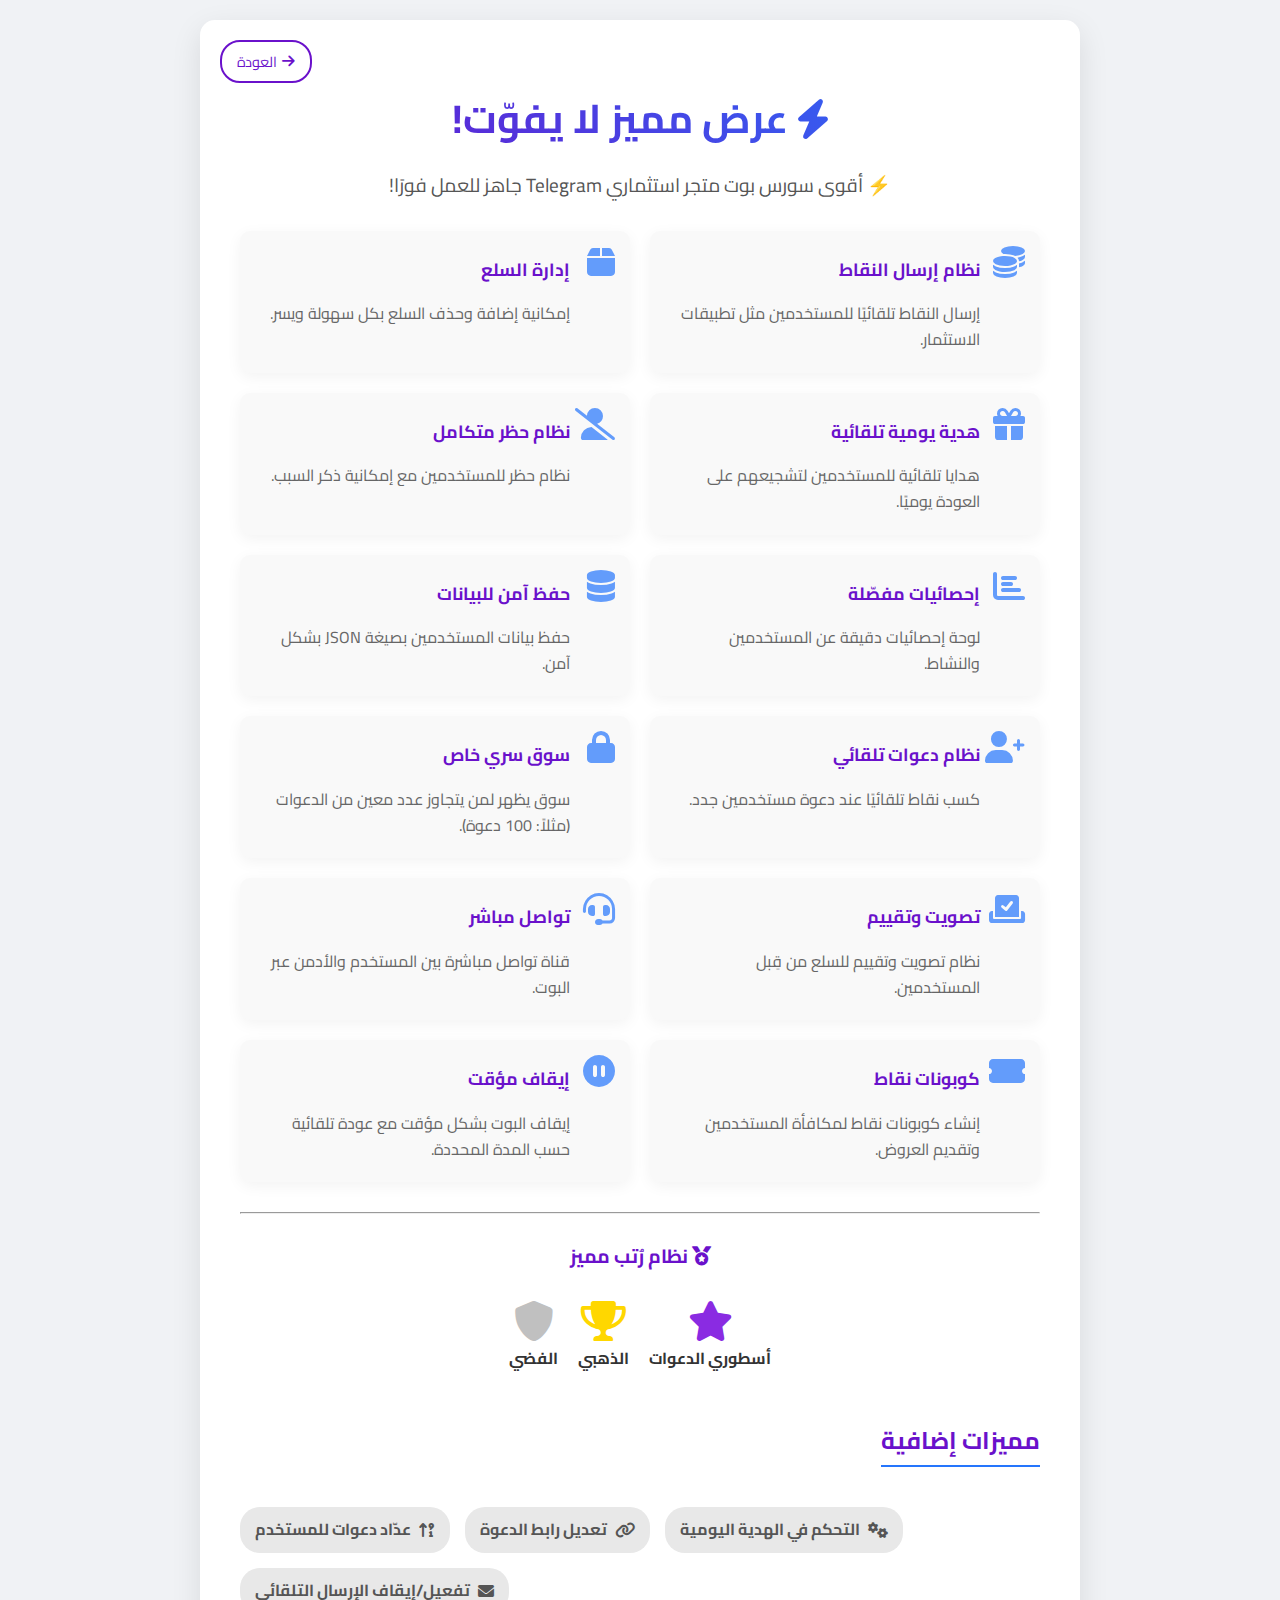
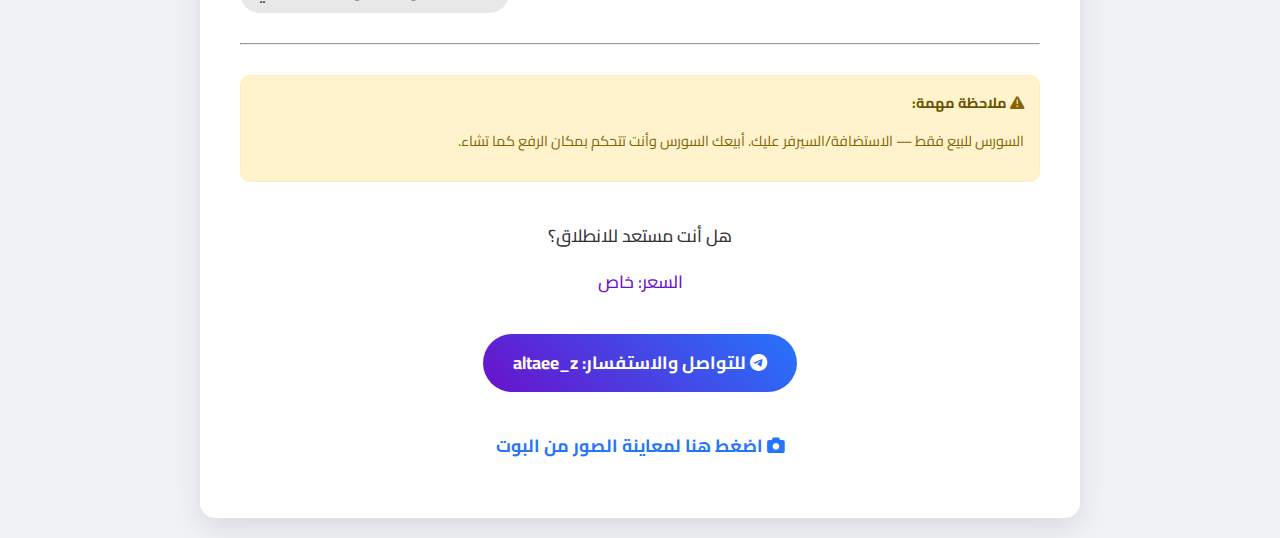
<file: bot.html>
<!DOCTYPE html>
<html lang="ar" dir="rtl">

<head>
    <meta charset="UTF-8">
    <meta name="viewport" content="width=device-width, initial-scale=1.0">
    <title>عرض مميز - سورس بوت تيليجرام</title>
    <link rel="preconnect" href="https://fonts.googleapis.com">
    <link rel="preconnect" href="https://fonts.gstatic.com" crossorigin>
    <link href="https://fonts.googleapis.com/css2?family=Cairo:wght@400;700&display=swap" rel="stylesheet">
    <link href="https://cdnjs.cloudflare.com/ajax/libs/font-awesome/6.0.0-beta3/css/all.min.css" rel="stylesheet">
    <style>
         :root {
            --primary-color: #6a11cb;
            --secondary-color: #2575fc;
            --text-color: #333;
            --bg-color: #f0f2f5;
            --card-bg-color: #fff;
            --shadow-color: rgba(0, 0, 0, 0.1);
        }
        
        body {
            font-family: 'Cairo', sans-serif;
            background-color: var(--bg-color);
            color: var(--text-color);
            margin: 0;
            padding: 20px;
            display: flex;
            justify-content: center;
            align-items: center;
            min-height: 100vh;
            line-height: 1.6;
        }
        
        .container {
            max-width: 800px;
            width: 100%;
            background-color: var(--card-bg-color);
            border-radius: 15px;
            box-shadow: 0 10px 30px var(--shadow-color);
            padding: 40px;
            text-align: center;
            position: relative;
            /* مهم للزر */
        }
        
        .back-btn {
            position: absolute;
            top: 20px;
            left: 20px;
            background-color: transparent;
            color: var(--primary-color);
            border: 2px solid var(--primary-color);
            padding: 8px 15px;
            border-radius: 20px;
            text-decoration: none;
            font-size: 0.9rem;
            transition: all 0.3s ease;
            display: flex;
            align-items: center;
            gap: 5px;
        }
        
        .back-btn:hover {
            background-color: var(--primary-color);
            color: white;
            box-shadow: 0 4px 10px rgba(106, 17, 203, 0.2);
        }
        
        .header {
            background: linear-gradient(45deg, var(--primary-color), var(--secondary-color));
            -webkit-background-clip: text;
            -webkit-text-fill-color: transparent;
            font-size: 2.5rem;
            font-weight: bold;
            margin-bottom: 10px;
            display: flex;
            align-items: center;
            justify-content: center;
            gap: 10px;
        }
        
        .header-subtitle {
            font-size: 1.2rem;
            color: #555;
            margin-bottom: 30px;
        }
        
        .features-grid {
            display: grid;
            grid-template-columns: repeat(auto-fit, minmax(300px, 1fr));
            gap: 20px;
            text-align: right;
            margin-bottom: 30px;
        }
        
        .feature-item {
            background-color: #f9f9f9;
            border-radius: 10px;
            padding: 20px;
            box-shadow: 0 4px 15px rgba(0, 0, 0, 0.05);
            transition: transform 0.3s ease, box-shadow 0.3s ease;
            position: relative;
        }
        
        .feature-item:hover {
            transform: translateY(-5px);
            box-shadow: 0 8px 20px rgba(0, 0, 0, 0.1);
        }
        
        .feature-icon {
            color: var(--secondary-color);
            font-size: 2rem;
            margin-bottom: 10px;
            position: absolute;
            top: 15px;
            right: 15px;
            opacity: 0.7;
        }
        
        .feature-item h3 {
            font-size: 1.1rem;
            font-weight: bold;
            color: var(--primary-color);
            padding-right: 40px;
            margin-top: 5px;
        }
        
        .feature-item p {
            margin: 0;
            color: #666;
            padding-right: 40px;
        }
        
        .additional-features {
            text-align: right;
            margin-bottom: 30px;
        }
        
        .additional-features h2 {
            font-size: 1.5rem;
            color: var(--primary-color);
            border-bottom: 2px solid var(--secondary-color);
            padding-bottom: 5px;
            display: inline-block;
        }
        
        .additional-features ul {
            list-style: none;
            padding: 0;
            margin-top: 20px;
            display: flex;
            flex-wrap: wrap;
            justify-content: flex-end;
            gap: 15px;
        }
        
        .additional-features li {
            background-color: #e8e8e8;
            padding: 10px 15px;
            border-radius: 20px;
            font-weight: bold;
            color: #555;
            display: flex;
            align-items: center;
            gap: 8px;
        }
        
        .ranks-section {
            display: flex;
            flex-direction: column;
            align-items: center;
            margin-bottom: 30px;
        }
        
        .ranks-section h3 {
            font-size: 1.2rem;
            color: var(--primary-color);
        }
        
        .ranks-list {
            display: flex;
            justify-content: center;
            gap: 20px;
            margin-top: 10px;
        }
        
        .rank-item {
            display: flex;
            flex-direction: column;
            align-items: center;
        }
        
        .rank-icon {
            font-size: 2.5rem;
        }
        
        .rank-label {
            margin-top: 5px;
            font-weight: bold;
        }
        
        .rank-legendary {
            color: #8a2be2;
        }
        
        .rank-golden {
            color: #ffd700;
        }
        
        .rank-silver {
            color: #c0c0c0;
        }
        
        .cta-section {
            margin-top: 40px;
        }
        
        .cta-section p {
            font-size: 1.1rem;
            font-weight: 500;
        }
        
        .price {
            font-size: 1.5rem;
            font-weight: bold;
            color: var(--primary-color);
            margin-top: 10px;
        }
        
        .contact-btn {
            display: inline-block;
            background: linear-gradient(45deg, var(--primary-color), var(--secondary-color));
            color: white;
            padding: 15px 30px;
            border-radius: 30px;
            text-decoration: none;
            font-weight: bold;
            font-size: 1.1rem;
            transition: transform 0.3s ease, box-shadow 0.3s ease;
            margin-top: 20px;
        }
        
        .contact-btn:hover {
            transform: translateY(-3px);
            box-shadow: 0 8px 20px rgba(0, 0, 0, 0.2);
        }
        
        .note {
            background-color: #fff3cd;
            color: #856404;
            padding: 15px;
            border-radius: 10px;
            border: 1px solid #ffeeba;
            margin-top: 30px;
            font-size: 0.9rem;
            text-align: right;
        }
        
        .note strong {
            color: #6a5301;
        }
        
        .preview-link {
            font-size: 1.1rem;
            font-weight: bold;
            color: var(--secondary-color);
            text-decoration: none;
            margin-top: 20px;
            display: inline-block;
            transition: color 0.3s ease;
        }
        
        .preview-link:hover {
            color: var(--primary-color);
        }
    </style>
</head>

<body>
    <div class="container">
        <a href="index.html" class="back-btn" onclick="history.back()">
            <i class="fas fa-arrow-right"></i> العودة
        </a>

        <h1 class="header">
            <i class="fas fa-bolt"></i> عرض مميز لا يفوّت!
        </h1>
        <p class="header-subtitle">
            ⚡️ أقوى سورس بوت متجر استثماري Telegram جاهز للعمل فورًا!
        </p>

        <section class="features-grid">
            <div class="feature-item">
                <i class="fas fa-coins feature-icon"></i>
                <h3>نظام إرسال النقاط</h3>
                <p>إرسال النقاط تلقائيًا للمستخدمين مثل تطبيقات الاستثمار.</p>
            </div>
            <div class="feature-item">
                <i class="fas fa-box feature-icon"></i>
                <h3>إدارة السلع</h3>
                <p>إمكانية إضافة وحذف السلع بكل سهولة ويسر.</p>
            </div>
            <div class="feature-item">
                <i class="fas fa-gift feature-icon"></i>
                <h3>هدية يومية تلقائية</h3>
                <p>هدايا تلقائية للمستخدمين لتشجيعهم على العودة يوميًا.</p>
            </div>
            <div class="feature-item">
                <i class="fas fa-user-slash feature-icon"></i>
                <h3>نظام حظر متكامل</h3>
                <p>نظام حظر للمستخدمين مع إمكانية ذكر السبب.</p>
            </div>
            <div class="feature-item">
                <i class="fas fa-chart-bar feature-icon"></i>
                <h3>إحصائيات مفصّلة</h3>
                <p>لوحة إحصائيات دقيقة عن المستخدمين والنشاط.</p>
            </div>
            <div class="feature-item">
                <i class="fas fa-database feature-icon"></i>
                <h3>حفظ آمن للبيانات</h3>
                <p>حفظ بيانات المستخدمين بصيغة JSON بشكل آمن.</p>
            </div>
            <div class="feature-item">
                <i class="fas fa-user-plus feature-icon"></i>
                <h3>نظام دعوات تلقائي</h3>
                <p>كسب نقاط تلقائيًا عند دعوة مستخدمين جدد.</p>
            </div>
            <div class="feature-item">
                <i class="fas fa-lock feature-icon"></i>
                <h3>سوق سري خاص</h3>
                <p>سوق يظهر لمن يتجاوز عدد معين من الدعوات (مثلاً: 100 دعوة).</p>
            </div>
            <div class="feature-item">
                <i class="fas fa-vote-yea feature-icon"></i>
                <h3>تصويت وتقييم</h3>
                <p>نظام تصويت وتقييم للسلع من قِبل المستخدمين.</p>
            </div>
            <div class="feature-item">
                <i class="fas fa-headset feature-icon"></i>
                <h3>تواصل مباشر</h3>
                <p>قناة تواصل مباشرة بين المستخدم والأدمن عبر البوت.</p>
            </div>
            <div class="feature-item">
                <i class="fas fa-ticket-alt feature-icon"></i>
                <h3>كوبونات نقاط</h3>
                <p>إنشاء كوبونات نقاط لمكافأة المستخدمين وتقديم العروض.</p>
            </div>
            <div class="feature-item">
                <i class="fas fa-pause-circle feature-icon"></i>
                <h3>إيقاف مؤقت</h3>
                <p>إيقاف البوت بشكل مؤقت مع عودة تلقائية حسب المدة المحددة.</p>
            </div>
        </section>

        <hr>

        <section class="ranks-section">
            <h3><i class="fas fa-medal"></i> نظام رُتب مميز</h3>
            <div class="ranks-list">
                <div class="rank-item">
                    <i class="fas fa-star rank-icon rank-legendary"></i>
                    <span class="rank-label">أسطوري الدعوات</span>
                </div>
                <div class="rank-item">
                    <i class="fas fa-trophy rank-icon rank-golden"></i>
                    <span class="rank-label">الذهبي</span>
                </div>
                <div class="rank-item">
                    <i class="fas fa-shield-alt rank-icon rank-silver"></i>
                    <span class="rank-label">الفضي</span>
                </div>
            </div>
        </section>

        <section class="additional-features">
            <h2>مميزات إضافية</h2>
            <ul>
                <li><i class="fas fa-cogs"></i> التحكم في الهدية اليومية</li>
                <li><i class="fas fa-link"></i> تعديل رابط الدعوة</li>
                <li><i class="fas fa-sort-numeric-up-alt"></i> عدّاد دعوات للمستخدم</li>
                <li><i class="fas fa-envelope"></i> تفعيل/إيقاف الإرسال التلقائي</li>
            </ul>
        </section>

        <hr>

        <div class="note">
            <i class="fas fa-exclamation-triangle"></i>
            <strong>ملاحظة مهمة:</strong>
            <p>السورس للبيع فقط — الاستضافة/السيرفر عليك. أبيعك السورس وأنت تتحكم بمكان الرفع كما تشاء.</p>
        </div>

        <section class="cta-section">
            <p>هل أنت مستعد للانطلاق؟</p>
            <p class="price">السعر: خاص</p>
            <a href="https://t.me/altaee_z" class="contact-btn">
                <i class="fab fa-telegram-plane"></i> للتواصل والاستفسار: altaee_z
            </a>
            <p style="margin-top: 20px;">
                <a href="https://t.me/nnnmmm200g/20" class="preview-link" target="_blank">
                    <i class="fas fa-camera"></i> اضغط هنا لمعاينة الصور من البوت
                </a>
            </p>
        </section>
    </div>
</body>

</html>
</file>
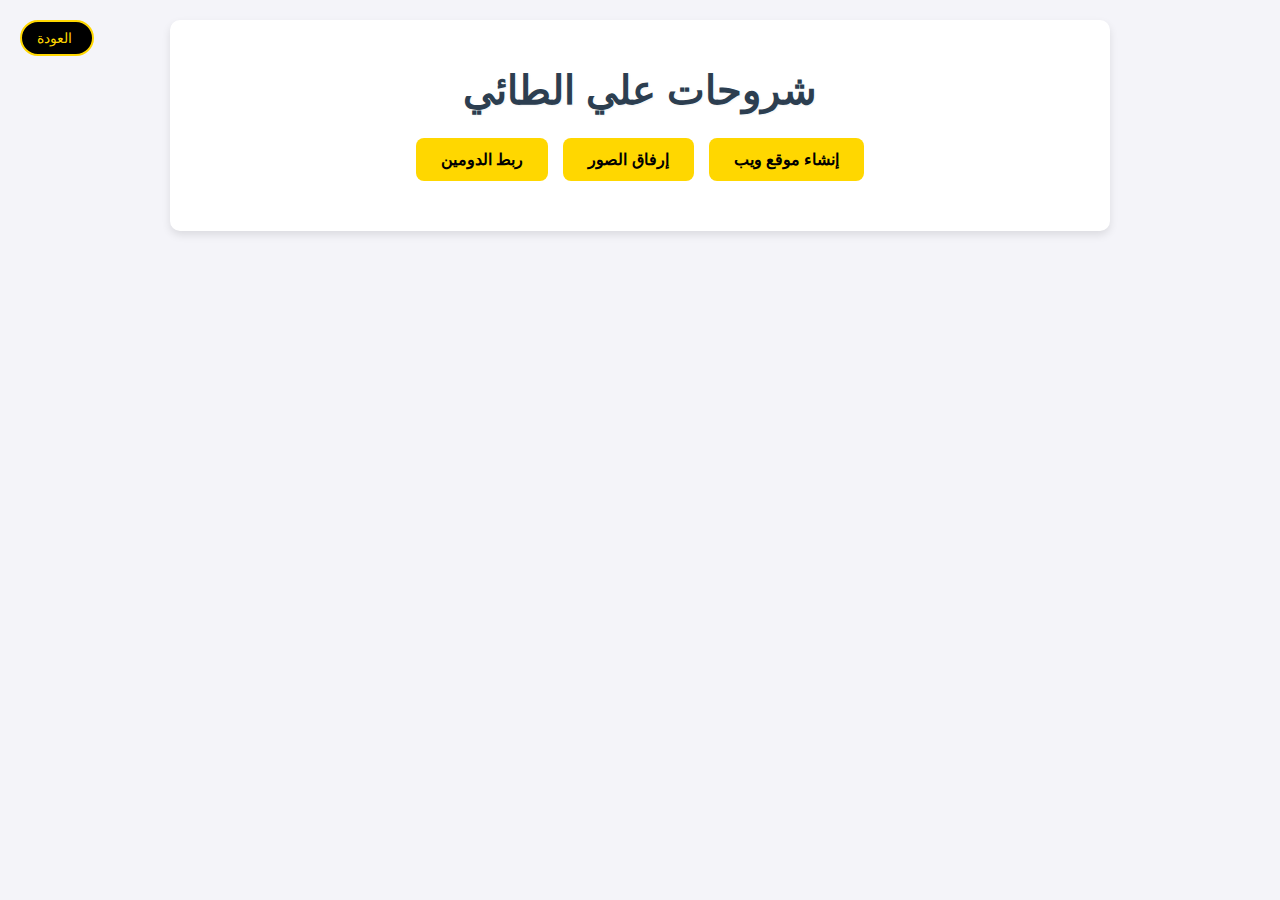
<file: explanations.html>
<!DOCTYPE html>
<html lang="ar" dir="rtl">

<head>
    <meta charset="UTF-8">
    <meta name="viewport" content="width=device-width, initial-scale=1.0">
    <title>شروحات علي الطائي</title>
    <style>
        body {
            font-family: 'Arial', sans-serif;
            background-color: #f4f4f9;
            color: #333;
            margin: 0;
            padding: 20px;
            text-align: center;
        }
        
        .container {
            max-width: 900px;
            margin: 0 auto;
            background-color: #fff;
            padding: 20px;
            border-radius: 10px;
            box-shadow: 0 4px 8px rgba(0, 0, 0, 0.1);
        }
        
        h1 {
            color: #2c3e50;
            margin-bottom: 25px;
            font-size: 2.5em;
            letter-spacing: 1px;
            text-shadow: 1px 1px 2px rgba(0, 0, 0, 0.05);
        }
        
        .button-group {
            display: flex;
            justify-content: center;
            flex-wrap: wrap;
            gap: 15px;
            margin-bottom: 30px;
        }
        
        .button {
            padding: 12px 25px;
            font-size: 16px;
            font-weight: bold;
            color: black;
            background-color: gold;
            border: none;
            border-radius: 8px;
            cursor: pointer;
            transition: background-color 0.3s ease, transform 0.2s ease;
        }
        
        .button:hover {
            background-color: black;
            color: gold;
            transform: translateY(-2px);
        }
        
        .card {
            background-color: #fff;
            border: 1px solid #04aaf8;
            border-radius: 10px;
            padding: 25px;
            text-align: right;
            box-shadow: 0 2px 4px rgba(0, 0, 0, 0.1);
            display: none;
            animation: fadeIn 0.5s ease-in-out;
            text-align: justify;
            line-height: 1.8;
        }
        
        .card-header {
            display: flex;
            justify-content: space-between;
            align-items: center;
            border-bottom: 1.5px solid #02e1e8;
            padding-bottom: 10px;
            margin-bottom: 15px;
        }
        
        .card-title {
            margin: 0;
            font-size: 25px;
            color: #0799ca;
        }
        
        .close-btn {
            background: none;
            border: none;
            font-size: 28px;
            color: #ff0707;
            cursor: pointer;
            transition: color 0.3s ease;
        }
        
        .close-btn:hover {
            color: blue;
        }
        
        .card-body p,
        .card-body ul,
        .card-body li {
            margin-top: 0;
            margin-bottom: 1em;
        }
        
        .card-body a {
            color: #4CAF50;
            text-decoration: none;
        }
        
        .card-body a:hover {
            text-decoration: underline;
        }
        
        .note {
            background-color: #e0f7fa;
            border-right: 5px solid #00acc1;
            padding: 15px;
            margin: 15px 0;
            border-radius: 5px;
        }
        
        .step-heading {
            font-size: 18px;
            color: #333;
            font-weight: bold;
            margin-top: 25px;
        }
        
        @keyframes fadeIn {
            from {
                opacity: 0;
                transform: translateY(20px);
            }
            to {
                opacity: 1;
                transform: translateY(0);
            }
        }
        
        .back-btn {
            position: absolute;
            top: 20px;
            left: 20px;
            background-color: black;
            color: gold;
            border: 2px solid gold;
            padding: 8px 15px;
            border-radius: 20px;
            text-decoration: none;
            font-size: 0.9rem;
            transition: all 0.3s ease;
            display: flex;
            align-items: center;
            gap: 5px;
        }
        
        .back-btn:hover {
            background-color: gold;
            border: 2px solid black;
            color: rgb(0, 0, 0);
            box-shadow: 0 4px 10px rgba(0, 0, 0, 0.2);
        }
    </style>
</head>

<body>

    <div class="container">
        <h1>شروحات علي الطائي</h1>
        <a href="index.html" class="back-btn" onclick="history.back()">
            <i class="fas fa-arrow-right"></i> العودة
        </a>
        <div class="button-group">
            <button class="button" onclick="showExplanation('شرح إنشاء موقع ويب')">إنشاء موقع ويب</button>
            <button class="button" onclick="showExplanation('شرح إرفاق الصور')">إرفاق الصور</button>
            <button class="button" onclick="showExplanation('شرح ربط الدومين')">ربط الدومين</button>
        </div>

        <div id="explanationCard" class="card">
            <div class="card-header">
                <h2 id="cardTitle" class="card-title"></h2>
                <button class="close-btn" onclick="hideExplanation()">&times;</button>
            </div>
            <div id="cardBody" class="card-body"></div>
        </div>
    </div>

    <script>
        const explanations = {
            'شرح إنشاء موقع ويب': `
                <p>السلام عليكم 👋</p>
                <p>حتى نكدر نسوي موقع ويب بطريقة بسيطة وما تطول عدنا بالزايد ساعة كاملة ✨</p>
                <p>اذا كنت تستخدم الموبايل📱 فراح نحتاج:</p>
                <ul>
                    <li><strong>الذكاء الاصطناعي:</strong> GiminAi أو ChatGPT. ماكو فرق كبير، بس ChatGPT يحفظ ويخزن، أما Giminai ما يحفظ، وChatGPT محدود أما Giminai غير محدود.</li>
                    <li><strong>برنامج محرر النصوص:</strong> بالنسبة إلي أفضل برنامج <a href="https://play.google.com/store/apps/details?id=com.teejay.trebedit" target="_blank">TrebEdit</a>. حلو من حيث الترتيب والأداء والمميزات.</li>
                    <li><strong>حساب GitHub:</strong> تحتاج تفتح موقع GitHub وتسجل حساب بي.</li>
                </ul>
                <p>ذني تحتاجهن وكلهن مجانيات. أما نجي للخطوات:</p>
                
                <p class="step-heading">① خطوة جلب الكود ⛓</p>
                <p>تروح للذكاء الاصطناعي وتطلب منه يسويلك موقع ويب، تكتب مثلاً:</p>
                <p><em>*اصنع لي موقع ويب عبارة عن صفحة تعريفية تخصني تحتوي على حساباتي وصوري ومقالاتي .... اجعله يبدو احترافي بتنسيقات وأيقونات وخطوط مميزة وتأثيرات*</em></p>
                <p>أني هيج مرات أطلب منه، راح يرسلك أكواد، مرات يدزهن كلهن بكود واحد ومرات يدز كل لغة بكود. بالمواقع البسيطة أعتمد فقط على HTML, JavaScript, CSS. لهنا تمام.</p>
                
                <p class="step-heading">② خطوة معاينة وإجراء التغييرات على الكود 🔧</p>
                <p>بعد ما يدز الكود، نروح لبرنامج TrebEdit، ندوس علامة "➕" ونختار "Workspace". راح يفتحلنا صفحة، ندوس مرة ثانية علامة "➕" ونختار "New project". يطلب من عدنا اسم المشروع، نسميه مثلاً "موقعي التعريفي".</p>
                <p>بعد ما نسوي المجلد أو المشروع، تفتح لنا صفحة جديدة، ندوس ➕ وندوس "new file". هنا نكتب "index.html" وندوسها، ونلصق الكود من الذكاء الاصطناعي. وأكو زر تشغيل بالزاوية أعلى يمين الصفحة، ندوسه يشتغل الموقع ونشوف شلون صار، حتى نرجع ونعدل براحتنا.</p>

                <p class="step-heading">③ خطوة تصدير وحفظ المشروع 📥</p>
                <p>بعد ما كملت تعديلات ومعاينة الموقع، هنا نروح للمشروع، نضغط عليه ونختار "Save"، نوب نختار "Save to device". نختار مجلد الحفظ ونحفظه.</p>

                <p class="step-heading">④ خطوة فك الضغط 📦</p>
                <p>تروح للملفات وين حفظت ملفات الموقع راح تلاكي اسم مشروعك وبصفه "ziq" تلقاه مضغوط، تفك الضغط وتخليه.</p>

                <p class="step-heading">⑤ خطوة تسجيل في GitHub 👤</p>
                <p>تروح لموقع <a href="https://github.com" target="_blank">GitHub</a> تسجل دخول، وإذا ما عندك حساب تسوي حساب.</p>
                <div class="note">
                    <strong>نصيحة:</strong> دوس 3 نقاط مال المتصفح وخلي إصدار سطح المكتب، أفضل الك.
                </div>
                <p>تختار "New Repository"، يطلب منك اسم المشروع (Name) بالإنكليزي وخلي الوصف (Description)، خلي شنو وصف موقعك «يفيدك بعدين»</p>
                <p>ودوس "Create"، انتظر شوية تطلعلك صفحة جديدة.</p>
                
                <p class="step-heading">⑥ خطوة رفع الملفات إلى GitHub 📤</p>
                <p>اختار "Uploading files"، نوب اختار "choose files". راح يوديك للملفات، روح لملفات موقعك اختارهن كلهن وانتظرهن يحملن للموقع.</p>
                <p>⑦ من يتحملن للموقع، دوس "Save" أو "Commit changes"، وانتظر شوية وحدث الصفحة.</p>

                <p class="step-heading">⑧ خطوة نشر الموقع 🌐</p>
                <p>هسه تروح لزر "Settings" دوسه، نوب اختار "Pages". تلاكي زر اسم "None"، دوسه واختار "main". انتظر فد دقيقة إلى 5 دقايق وسوي تحديث للصفحة.</p>
                <p>⑨ من تحدث الصفحة، راح يطلعلك رابط بالبداية بي يوزر حسابك بالموقع واسم المستودع مالتك.</p>
                <p>⑩ ولهنا كمل موقعك، تكدر تنشر الرابط بكل سهولة وبالعافية عليك ✅</p>
                
                <div class="note">
                    <strong>💡 فكرة:</strong> الفكرة سهلة كلش ومجانية ومو معقدة، بس تحتاج شوية ذكاء منك. لا تشوفها صعبة، بعدين طور من نفسك أكثر وأكثر.
                </div>
                <p><strong>للاستفسار والتواصل 👥</strong></p>
                <ul>
                    <li>تيليجرام: <a href="https://t.me/altaee_z" target="_blank">@altaee_z</a></li>
                    <li>ويب: <a href="http://www.ali-altaee.free.nf" target="_blank">www.ali-altaee.free.nf</a></li>
                </ul>
            `,
            'شرح إرفاق الصور': `
                <p>الجزء الثاني من الشرح الأول حتى ترفق صورة أو أكثر عندك طريقتين 💫</p>
                <p><strong>الطريقة الأولى:</strong> إرفاق صورة طبيعي من نفس التطبيق. تختارون "import file" وتختارون الصورة اللي تريدوها. وهالطريقة ما أنصح بيها. ❌</p>
                <p><strong>الطريقة الثانية:</strong> إرفاق صورة عن طريق رابط، يعني ترفع الصورة لاستضافة مجانية دائمة وتخلي رابط الصورة بالكود تحديداً بسطر <code>src</code>.</p>
                <p>عندي موقعين مال استضافة صور:</p>
                <ul>
                    <li>الموقع الأول: <a href="https://imgbb.com/upload" target="_blank">https://imgbb.com/upload</a></li>
                    <li>الموقع الثاني: <a href="https://postimages.org/" target="_blank">https://postimages.org/</a></li>
                </ul>
                <p>وهالطريقة أنصح بيها ✅</p>
                <p><strong>للاستفسار والتواصل 👥</strong></p>
                <ul>
                    <li>تيليجرام: <a href="https://t.me/altaee_z" target="_blank">@altaee_z</a></li>
                    <li>ويب: <a href="http://www.ali-altaee.free.nf" target="_blank">www.ali-altaee.free.nf</a></li>
                </ul>
            `,
            'شرح ربط الدومين': `
                <p>الجزء الثالث من الشرح الأول حتى تربط موقعك بدومين مجاني 🛠</p>
                <p>الدومين (Domain) هو اسم النطاق أو عنوان موقع الويب. ببساطة، هو الاسم اللي تكتبه في المتصفح حتى توصل لموقع معين، مثل: google.com أو facebook.com.</p>
                
                <p class="step-heading">الخطوات:</p>
                <p><strong>🔘</strong> تدخل على موقع <a href="https://infinityfree.com/" target="_blank">infinity free</a> تسجل دخول بحسابك على GitHub.</p>
                <div class="note">
                    <strong>🔴 ملاحظة مهمة:</strong> فعل إصدار سطح المكتب أو موقع مصمم للكمبيوتر أفضل لك... وخلي الوضع إنكليزي لا تخلي عربي 🔴
                </div>
                <p>✔️ تسوي دومين جديد. تختار الخطة 0$ Free وتكمل الإجراءات الروتينية، بعدها راح ينشألك الخطة أو الدومين، تدخل عليه وتدوس "Add domain" تختار "subdomain" بعدها تسمي الدومين بحقل "Subdomain" التسمية، وبجانبها اختيار نهاية الدومين، اختاره مثل ما تريد. من تكمل دوس "create domain". مرات يطلع الدومين أو الاسم مستخدم، فغيره. من يطلع صح يحولك لواجهة الدومين المخصصة 🟢</p>
                <p><strong>🔘</strong> كل اللي عليك هسه تروح على "dnsRecords" دوس "Add Records" اختار "Create CNAME Record". حقل "Name" تخلي بي www وحقل "Target" تخلي بي رابط حسابك على GitHub، يكون هيج: <code>username.github.io</code></p>
                <p><strong>💡 هنا <code>username</code> اليوزر مال حسابك على GitHub.</strong></p>
                <p>بعدها دوس "Create CNAME Record". هسه طلعتلك لستة مال دومينات، اختار آخر واحد تلكه يمه كلمة CNAME ورابط حسابك على GitHub. انسخه للدومين اللي عاليسار صاير. تروح لمستودعك على GitHub تختاره أي واحد تريده، تروح بعدها على "settings" على "page" نوب تنزل شوية جوه تلكه حقل مال domain. خلي الدومين اللي نسخته واضغط "save". راح تحدث الصفحة عندك ويتحقق من الرابط، إذا طلع أخضر معناها صار، وإذا غير الأخضر عندك خطأ بالخطوات وهو يگلك وين الخطأ أحياناً. ⚙</p>
                
                <p>🎊 وهيچ بالعافية عليك حصلت على دومين مجاني مدى الحياة. الخطوات سهلة ومبسطة 🎊</p>
                
                <p><strong>للاستفسار والتواصل 👥</strong></p>
                <ul>
                    <li>تيليجرام: <a href="https://t.me/altaee_z" target="_blank">@altaee_z</a></li>
                    <li>ويب: <a href="http://www.ali-altaee.free.nf" target="_blank">www.ali-altaee.free.nf</a></li>
                </ul>
            `
        };

        function showExplanation(title) {
            const card = document.getElementById('explanationCard');
            const cardTitle = document.getElementById('cardTitle');
            const cardBody = document.getElementById('cardBody');

            cardTitle.textContent = title;
            cardBody.innerHTML = explanations[title];
            card.style.display = 'block';
        }

        function hideExplanation() {
            const card = document.getElementById('explanationCard');
            card.style.display = 'none';
        }
    </script>

</body>

</html>
</file>
